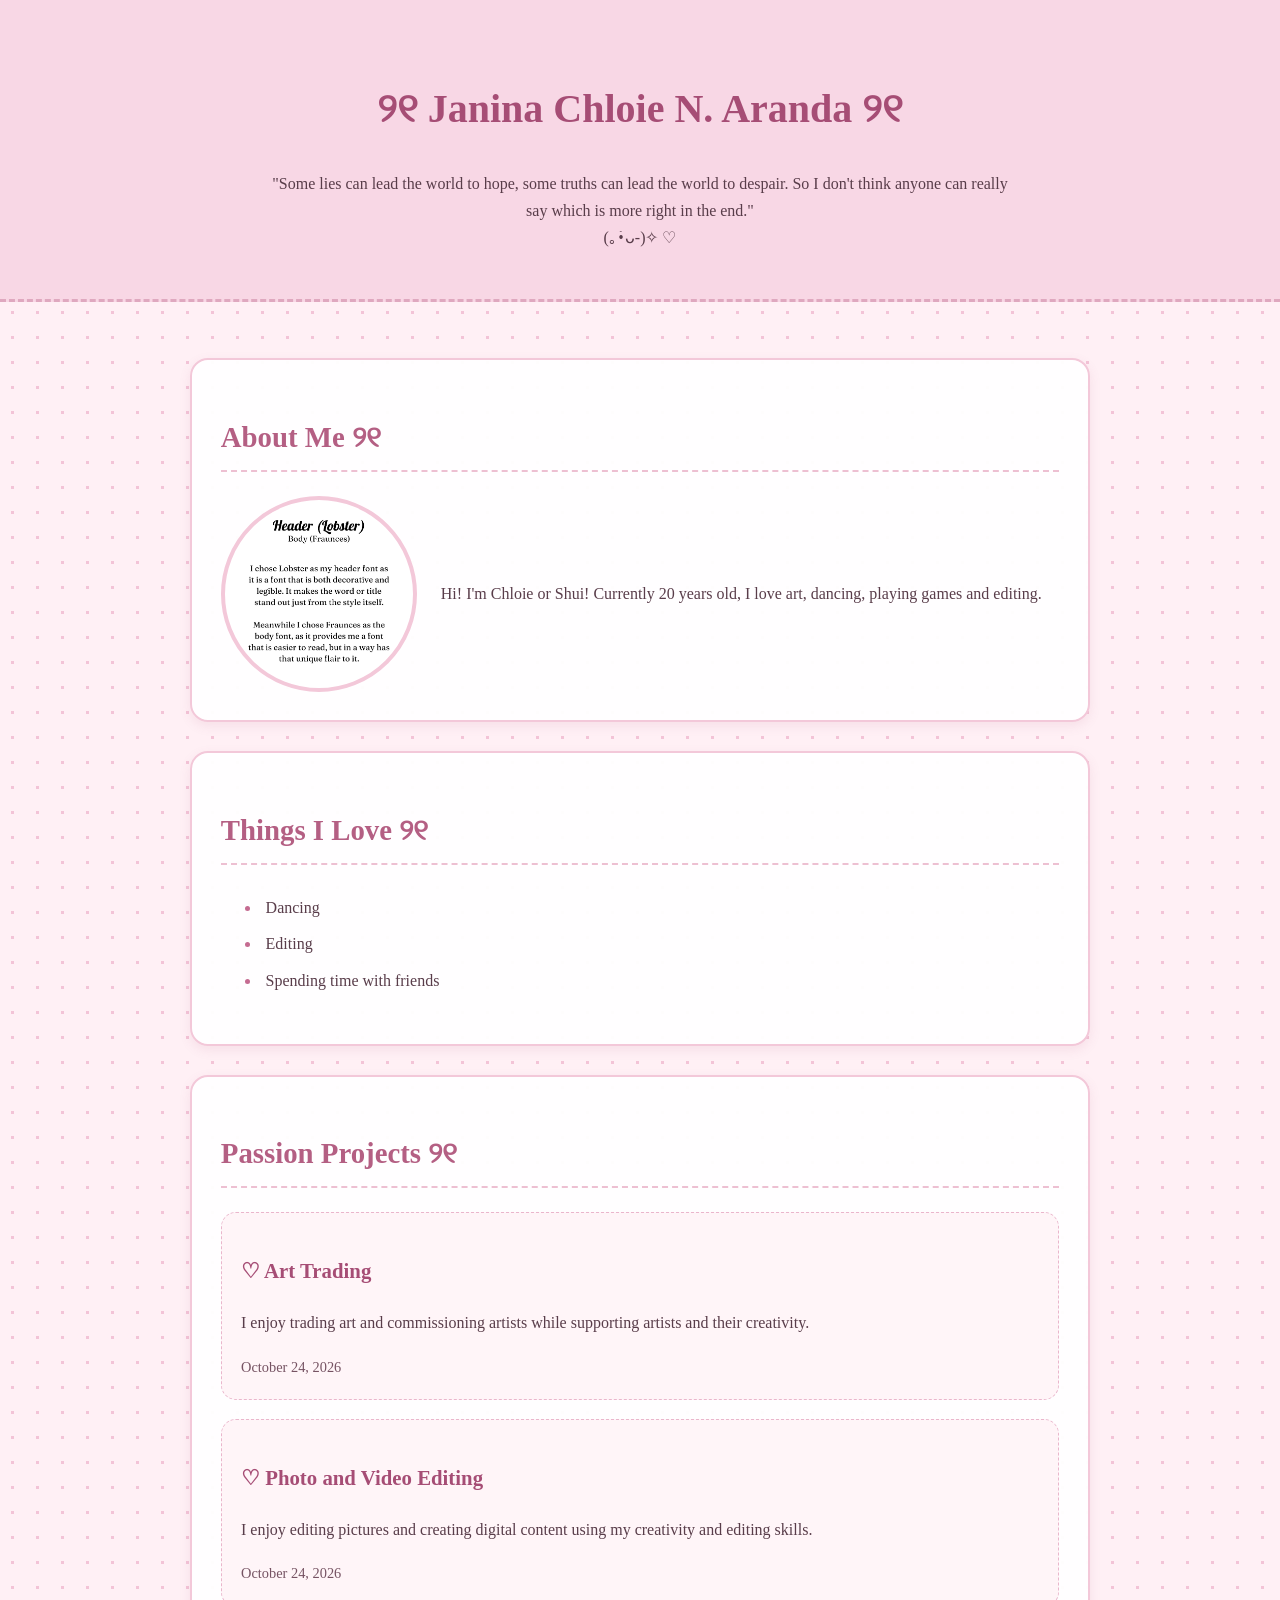
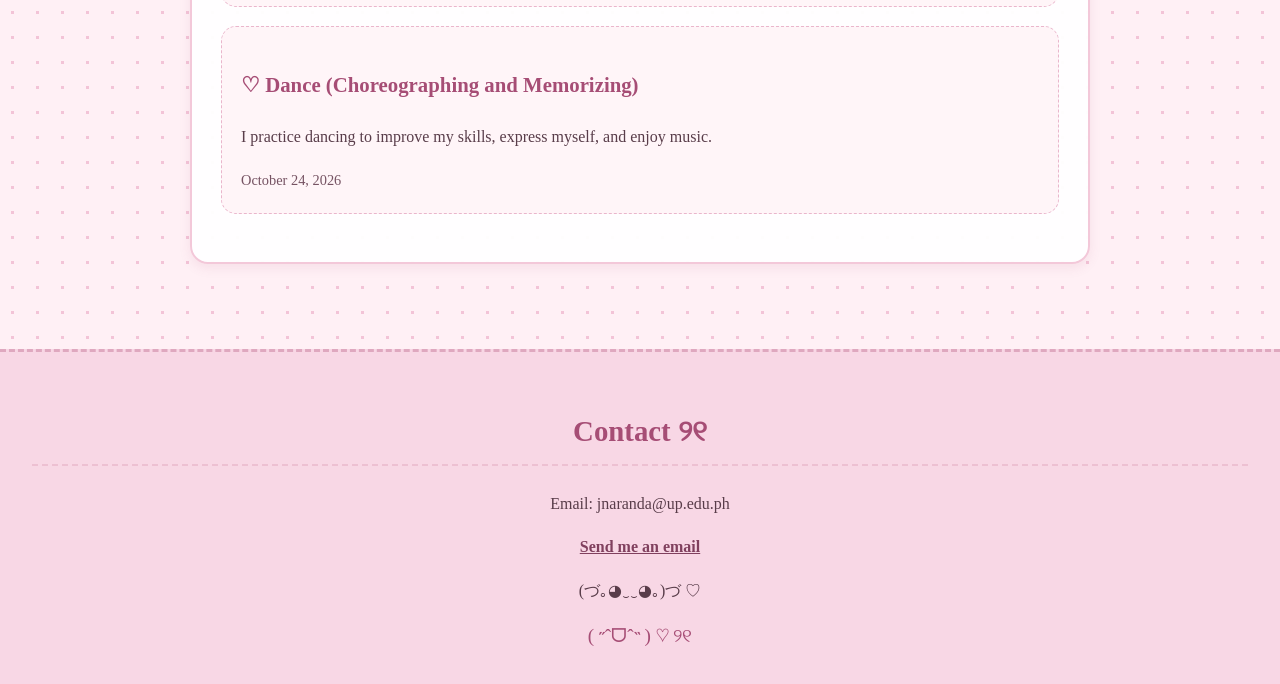
<file: index.html>
<!DOCTYPE html>
<html lang="en">
<head>
    <meta charset="UTF-8">
    <meta name="viewport" content="width=device-width, initial-scale=1.0">

    <title>Janina Chloie Aranda - My Profile</title>

    <!-- Google Fonts -->
    <link rel="preconnect" href="https://fonts.googleapis.com">
    <link rel="preconnect" href="https://fonts.gstatic.com" crossorigin>

    <link href="https://fonts.googleapis.com/css2?family=Fraunces:wght@400;500;600;700&family=Lobster&display=swap" rel="stylesheet">

    <!-- CSS File -->
    <link rel="stylesheet" href="style.css">
</head>

<body>

    <header>
        <h1>Janina Chloie N. Aranda</h1>

        <p>
            "Some lies can lead the world to hope, some truths can lead the world to despair. So I don't think anyone can really say which is more right in the end."
        </p>

        <div class="kaomoji">(｡•̀ᴗ-)✧ ♡</div>
    </header>

    <main>

        <!-- About Me Section -->
        <section>
            <h2>About Me</h2>

            <div class="about-container">

                <img src="myphoto.jpg" alt="My profile photo">

                <p>
                    Hi! I'm Chloie or Shui! Currently 20 years old,
                    I love art, dancing, playing games and editing.
                </p>

            </div>
        </section>

        <!-- Things I Love Section -->
        <section>
            <h2>Things I Love</h2>

            <ul>
                <li>Dancing</li>
                <li>Editing</li>
                <li>Spending time with friends</li>
            </ul>
        </section>

        <!-- Passion Projects Section -->
        <section>
            <h2>Passion Projects</h2>

            <div class="project">
                <h3>Art Trading</h3>

                <p>
                    I enjoy trading art and commissioning artists
                    while supporting artists and their creativity.
                </p>

                <small>October 24, 2026</small>
            </div>

            <div class="project">
                <h3>Photo and Video Editing</h3>

                <p>
                    I enjoy editing pictures and creating digital
                    content using my creativity and editing skills.
                </p>

                <small>October 24, 2026</small>
            </div>

            <div class="project">
                <h3>Dance (Choreographing and Memorizing)</h3>

                <p>
                    I practice dancing to improve my skills,
                    express myself, and enjoy music.
                </p>

                <small>October 24, 2026</small>
            </div>

        </section>

    </main>

    <!-- Contact Section -->
    <footer>
        <h2>Contact</h2>

        <p>Email: jnaranda@up.edu.ph</p>

        <a href="mailto:jnaranda@up.edu.ph">
            Send me an email
        </a>

        <p class="kaomoji">(づ｡◕‿‿◕｡)づ ♡</p>
    </footer>

</body>
</html>
</file>
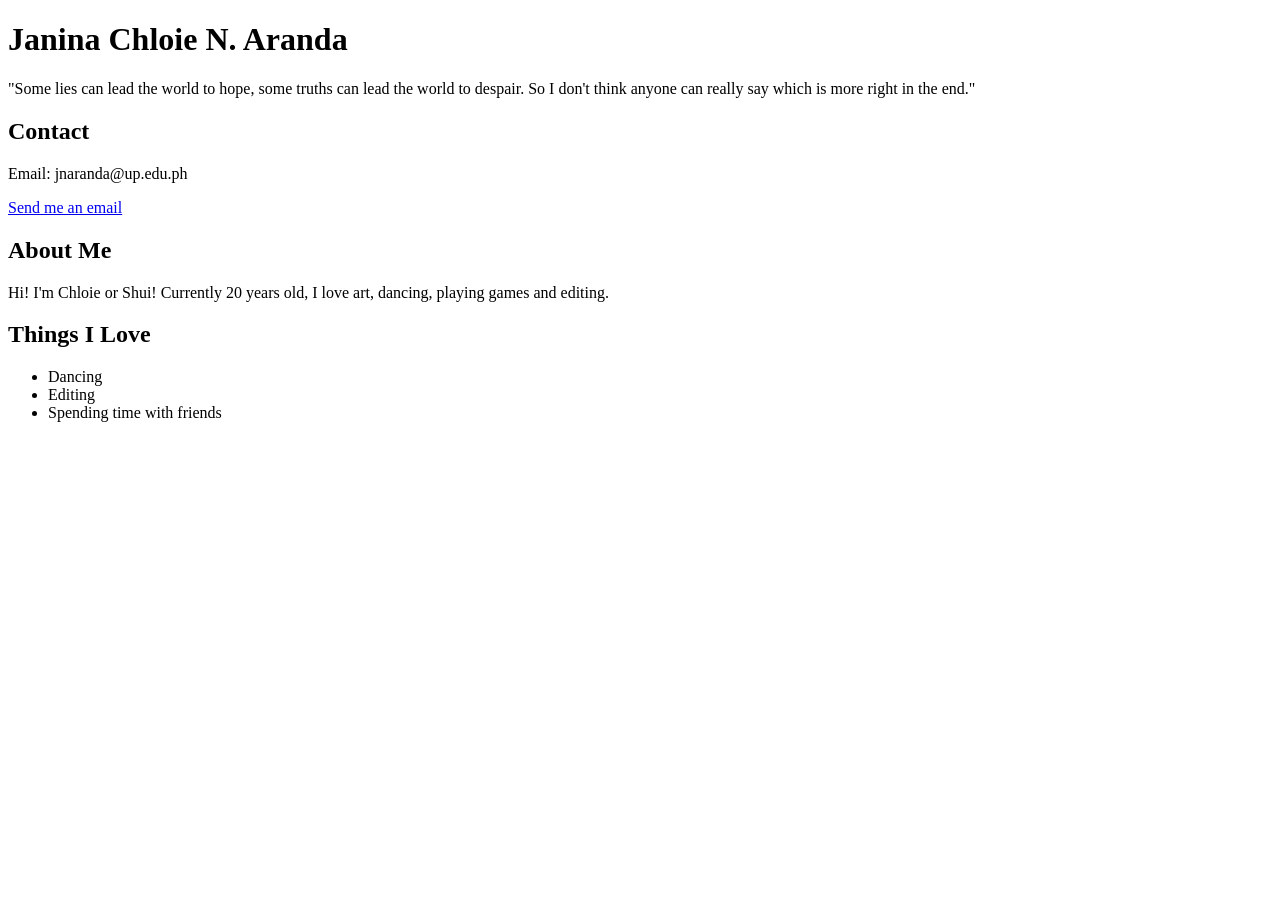
<file: start.html>
<!DOCTYPE html>
<html lang="en">
<head>
    <meta charset="UTF-8">
    <meta name="viewport" content="width=device-width, initial-scale=1.0">
    <title>Janina Chloie Aranda - My Profile</title>
</head>
<body>

    <header>
        <h1>Janina Chloie N. Aranda</h1>
        <p>"Some lies can lead the world to hope, some truths can lead the world to despair. So I don't think anyone can really say which is more right in the end."</p>
    </header>

    <section>
        <h2>Contact</h2>
        <p>Email: jnaranda@up.edu.ph</p>
        <a href="mailto:jnaranda@up.edu.ph">Send me an email</a>
    </section>

    <section>
        <h2>About Me</h2>
        <p>
            Hi! I'm Chloie or Shui! Currently 20 years old, I love art, dancing, playing games and editing.

        </p>
    </section>

    <section>
        <h2>Things I Love</h2>
        <ul>
            <li>Dancing</li>
            <li>Editing</li>
            <li>Spending time with friends</li>
        </ul>
    </section>

</body>
</html>
</file>
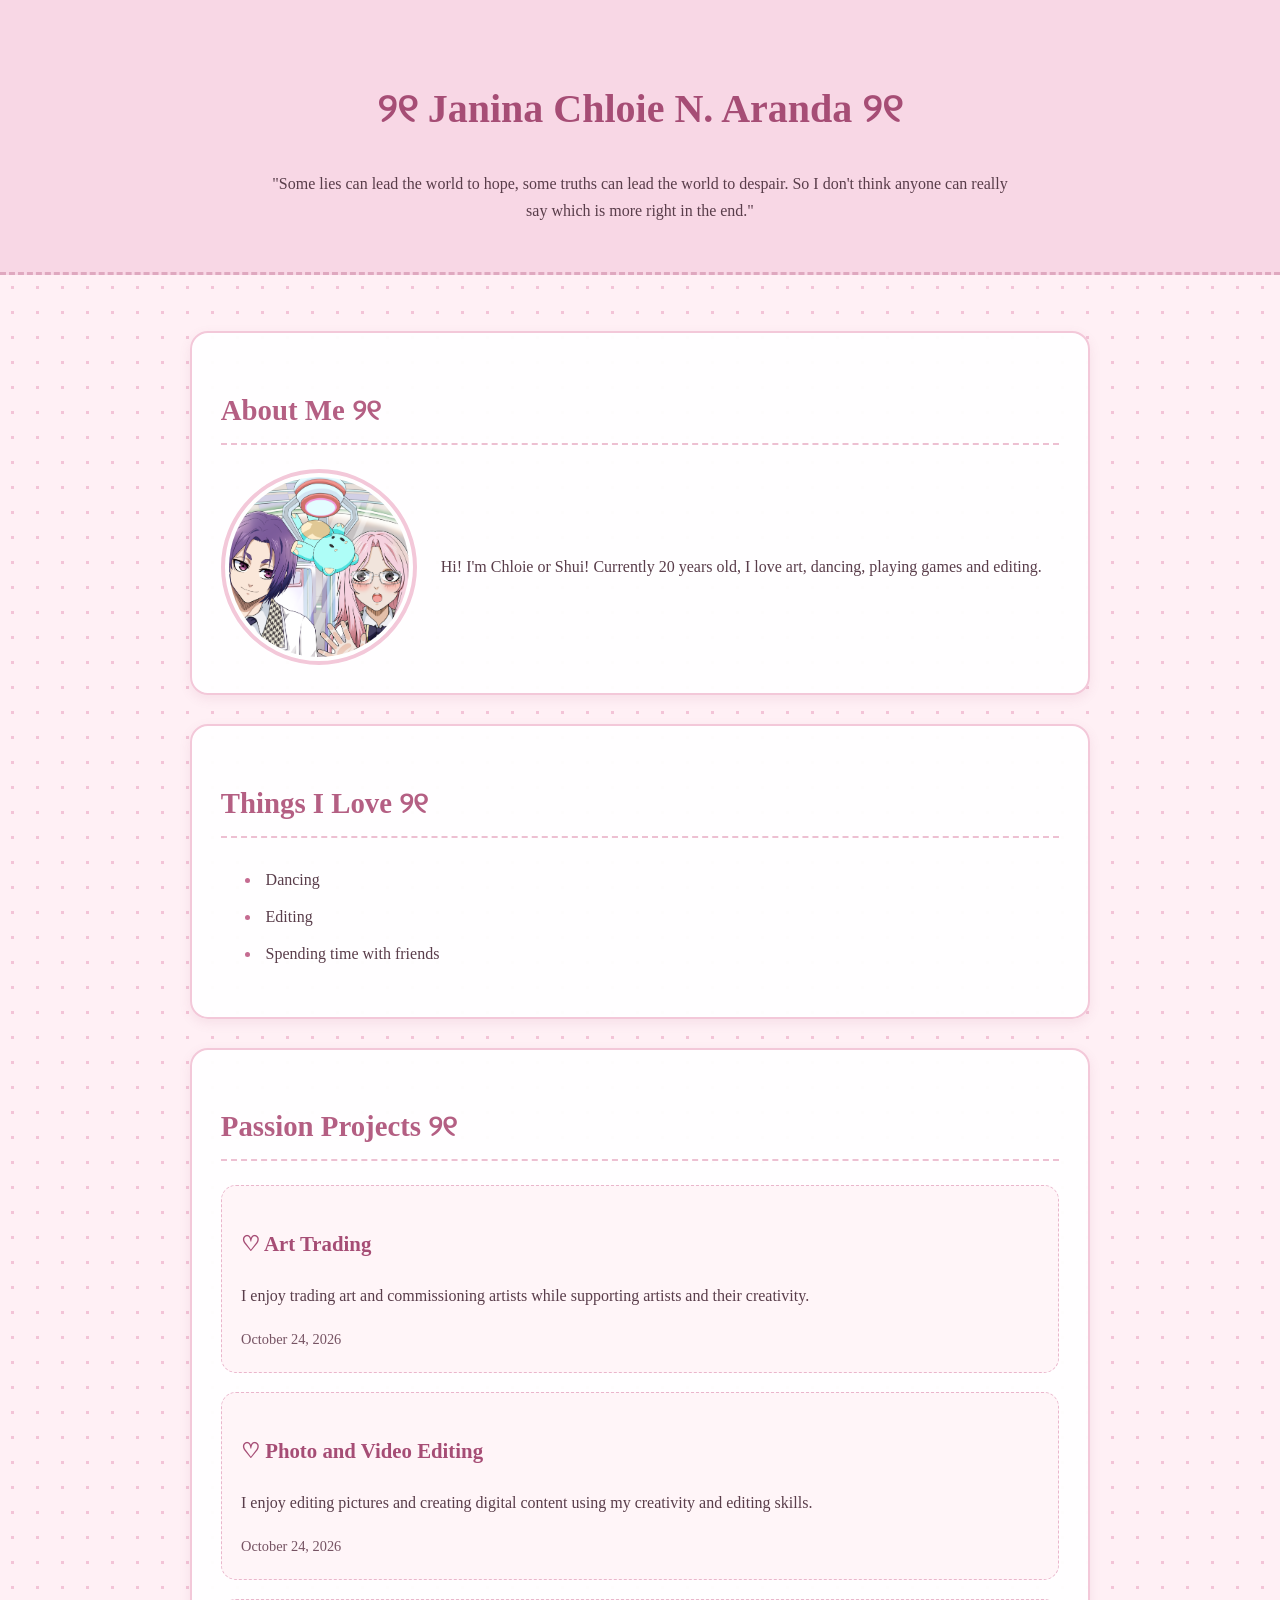
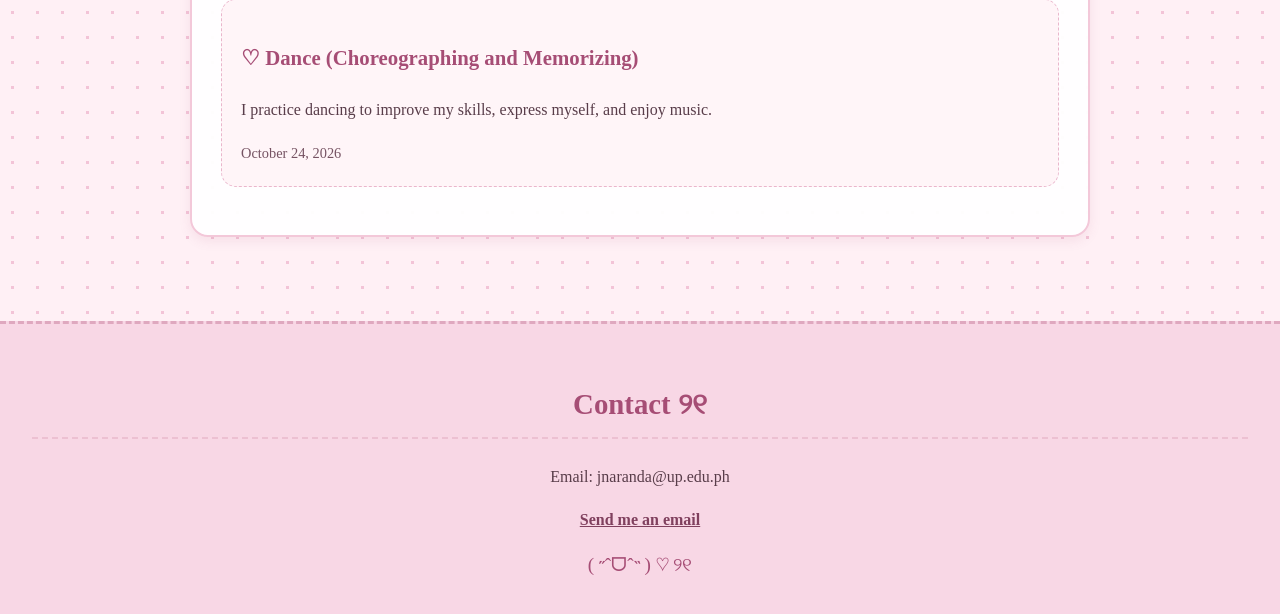
<file: updated (2).html>
<!DOCTYPE html>
<html lang="en">
<head>
    <meta charset="UTF-8">
    <meta name="viewport" content="width=device-width, initial-scale=1.0">

    <title>Janina Chloie Aranda - My Profile</title>

    <link rel="stylesheet" href="style.css">
</head>

<body>

    <header>
        <h1>Janina Chloie N. Aranda</h1>

        <p>
            "Some lies can lead the world to hope, some truths can lead the world to despair. So I don't think anyone can really say which is more right in the end."
        </p>
    </header>

    <main>

        <!-- About Me Section -->
        <section>
            <h2>About Me</h2>

            <div class="about-container">

                <img src="myphoto.png" alt="My profile photo">

                <p>
                    Hi! I'm Chloie or Shui! Currently 20 years old,
                    I love art, dancing, playing games and editing.
                </p>

            </div>
        </section>

        <!-- Things I Love Section -->
        <section>
            <h2>Things I Love</h2>

            <ul>
                <li>Dancing</li>
                <li>Editing</li>
                <li>Spending time with friends</li>
            </ul>
        </section>

        <!-- Passion Projects Section -->
        <section>
            <h2>Passion Projects</h2>

            <div class="project">
                <h3>Art Trading</h3>

                <p>
                    I enjoy trading art and commissioning artists
                    while supporting artists and their creativity.
                </p>

                <small>October 24, 2026</small>
            </div>

            <div class="project">
                <h3>Photo and Video Editing</h3>

                <p>
                    I enjoy editing pictures and creating digital
                    content using my creativity and editing skills.
                </p>

                <small>October 24, 2026</small>
            </div>

            <div class="project">
                <h3>Dance (Choreographing and Memorizing)</h3>

                <p>
                    I practice dancing to improve my skills,
                    express myself, and enjoy music.
                </p>

                <small>October 24, 2026</small>
            </div>

        </section>

    </main>

    <!-- Contact Section -->
    <footer>
        <h2>Contact</h2>

        <p>Email: jnaranda@up.edu.ph</p>

        <a href="mailto:jnaranda@up.edu.ph">
            Send me an email
        </a>
    </footer>

</body>
</html>
</file>
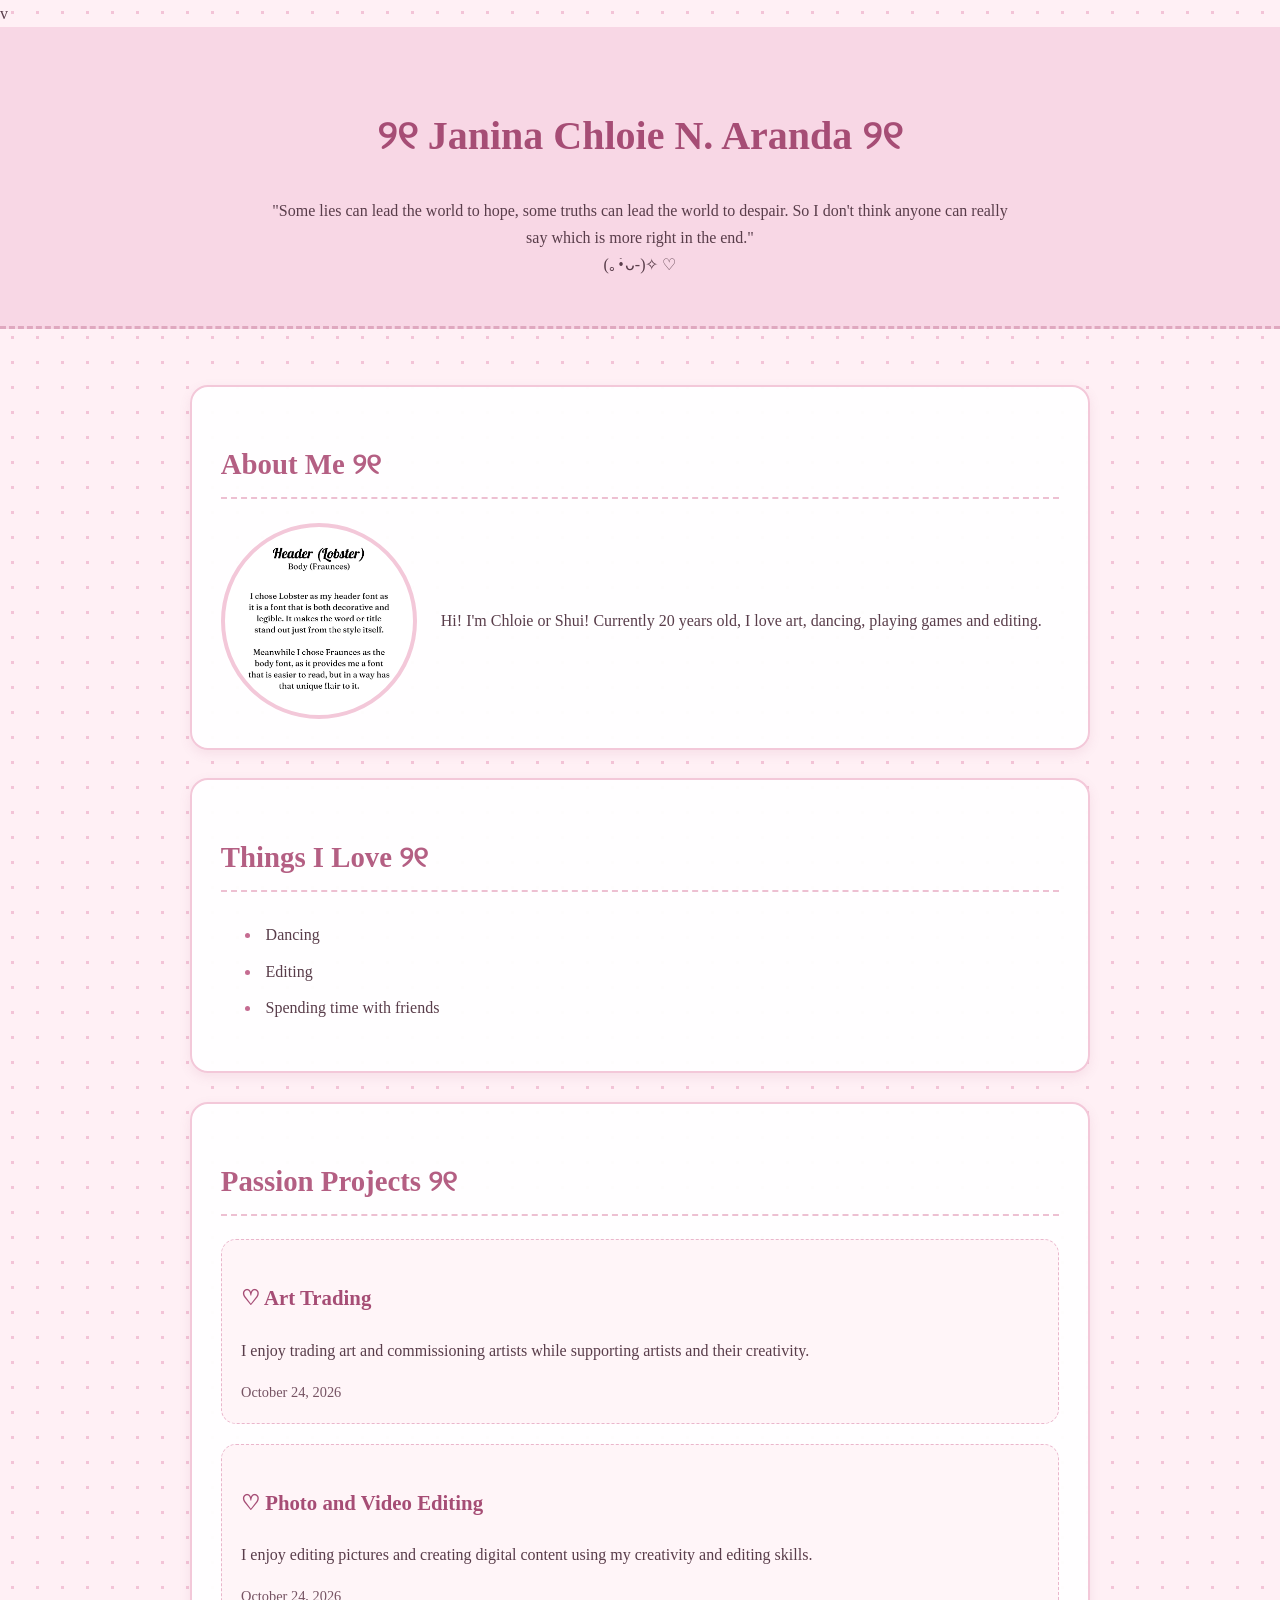
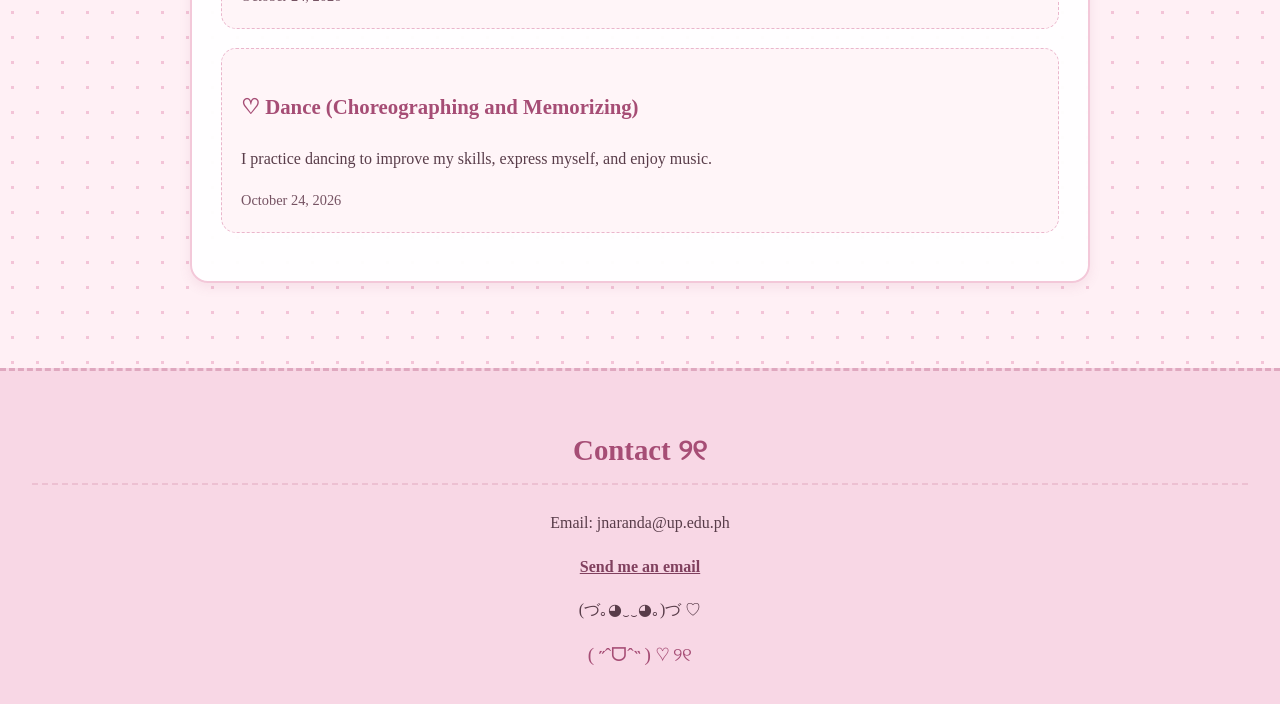
<file: updated 3.html>
v
<!DOCTYPE html>
<html lang="en">
<head>
    <meta charset="UTF-8">
    <meta name="viewport" content="width=device-width, initial-scale=1.0">

    <title>Janina Chloie Aranda - My Profile</title>

    <!-- Google Fonts -->
    <link rel="preconnect" href="https://fonts.googleapis.com">
    <link rel="preconnect" href="https://fonts.gstatic.com" crossorigin>

    <link href="https://fonts.googleapis.com/css2?family=Fraunces:wght@400;500;600;700&family=Lobster&display=swap" rel="stylesheet">

    <!-- CSS File -->
    <link rel="stylesheet" href="style.css">
</head>

<body>

    <header>
        <h1>Janina Chloie N. Aranda</h1>

        <p>
            "Some lies can lead the world to hope, some truths can lead the world to despair. So I don't think anyone can really say which is more right in the end."
        </p>

        <div class="kaomoji">(｡•̀ᴗ-)✧ ♡</div>
    </header>

    <main>

        <!-- About Me Section -->
        <section>
            <h2>About Me</h2>

            <div class="about-container">

                <img src="myphoto.jpg" alt="My profile photo">

                <p>
                    Hi! I'm Chloie or Shui! Currently 20 years old,
                    I love art, dancing, playing games and editing.
                </p>

            </div>
        </section>

        <!-- Things I Love Section -->
        <section>
            <h2>Things I Love</h2>

            <ul>
                <li>Dancing</li>
                <li>Editing</li>
                <li>Spending time with friends</li>
            </ul>
        </section>

        <!-- Passion Projects Section -->
        <section>
            <h2>Passion Projects</h2>

            <div class="project">
                <h3>Art Trading</h3>

                <p>
                    I enjoy trading art and commissioning artists
                    while supporting artists and their creativity.
                </p>

                <small>October 24, 2026</small>
            </div>

            <div class="project">
                <h3>Photo and Video Editing</h3>

                <p>
                    I enjoy editing pictures and creating digital
                    content using my creativity and editing skills.
                </p>

                <small>October 24, 2026</small>
            </div>

            <div class="project">
                <h3>Dance (Choreographing and Memorizing)</h3>

                <p>
                    I practice dancing to improve my skills,
                    express myself, and enjoy music.
                </p>

                <small>October 24, 2026</small>
            </div>

        </section>

    </main>

    <!-- Contact Section -->
    <footer>
        <h2>Contact</h2>

        <p>Email: jnaranda@up.edu.ph</p>

        <a href="mailto:jnaranda@up.edu.ph">
            Send me an email
        </a>

        <p class="kaomoji">(づ｡◕‿‿◕｡)づ ♡</p>
    </footer>

</body>
</html>
</file>
<file: style.css>
body {
    font-family: Georgia, serif;
    background-color: #fff0f5;

    /* Pink polka dot background */
    background-image: radial-gradient(
        #f3c4d7 1.8px,
        transparent 1.8px
    );

    background-size: 25px 25px;

    color: #593d4a;
    margin: 0;
    padding: 0;
    line-height: 1.7;
}

/* ୨୧ HEADER ୨୧ */

header {
    background-color: #f8d7e5;
    color: #593d4a;
    text-align: center;
    padding: 3rem 2rem;
    border-bottom: 3px dashed #dfa8bf;
}

header h1 {
    font-size: 2.5rem;
    color: #a64d75;
}

header h1::before {
    content: "୨୧ ";
}

header h1::after {
    content: " ୨୧";
}

header p {
    font-size: 1rem;
    max-width: 750px;
    margin: auto;
}

/* ୨୧ MAIN CONTENT ୨୧ */

main {
    max-width: 900px;
    margin: 2rem auto;
    padding: 1.5rem;
}

/* ୨୧ SECTIONS ୨୧ */

section {
    background-color: rgba(255, 255, 255, 0.96);
    margin-bottom: 1.8rem;
    padding: 1.8rem;
    border: 2px solid #f3c8d9;
    border-radius: 18px;
    box-shadow: 0 4px 12px rgba(166, 77, 117, 0.10);
}

/* ୨୧ HEADINGS ୨୧ */

h2 {
    color: #b45f83;
    font-size: 1.8rem;
    border-bottom: 2px dashed #edc0d2;
    padding-bottom: 0.5rem;
}

h2::after {
    content: " ୨୧";
}

/* ୨୧ ABOUT ME FLEXBOX ୨୧ */

.about-container {
    display: flex;
    align-items: center;
    gap: 1.5rem;
}

.about-container img {
    width: 180px;
    height: 180px;
    object-fit: cover;
    border-radius: 50%;
    border: 4px solid #f3c8d9;
    padding: 4px;
    background-color: white;
}

/* ୨୧ PASSION PROJECTS ୨୧ */

.project {
    background-color: #fff5f8;
    padding: 1.2rem;
    margin: 1.2rem 0;
    border: 1px dashed #eab6cc;
    border-radius: 15px;
}

.project h3 {
    color: #a64d75;
    font-size: 1.3rem;
}

.project h3::before {
    content: "♡ ";
}

.project small {
    color: #765363;
    font-size: 0.9rem;
}

/* ୨୧ THINGS I LOVE ୨୧ */

li {
    padding: 0.3rem;
}

li::marker {
    color: #c56b91;
}

/* ୨୧ FOOTER ୨୧ */

footer {
    background-color: #f8d7e5;
    color: #593d4a;
    text-align: center;
    padding: 2rem;
    border-top: 3px dashed #dfa8bf;
}

footer h2 {
    color: #a64d75;
}

footer a {
    color: #80405e;
    font-weight: bold;
}

/* ୨୧ DECORATIVE ENDING ୨୧ */

footer::after {
    content: "( ˶ˆᗜˆ˵ ) ♡ ୨୧";
    display: block;
    color: #a64d75;
    margin-top: 1rem;
    font-size: 1.2rem;
}

/* ୨୧ MOBILE RESPONSIVE ୨୧ */

@media (max-width: 600px) {

    .about-container {
        flex-direction: column;
        text-align: center;
    }

    .about-container img {
        width: 150px;
        height: 150px;
    }

    header {
        padding: 2rem 1rem;
    }

    header h1 {
        font-size: 2rem;
    }

    h2 {
        font-size: 1.5rem;
    }

    main {
        padding: 1rem;
        margin: 1rem auto;
    }

    section {
        padding: 1rem;
    }
}
</file>
